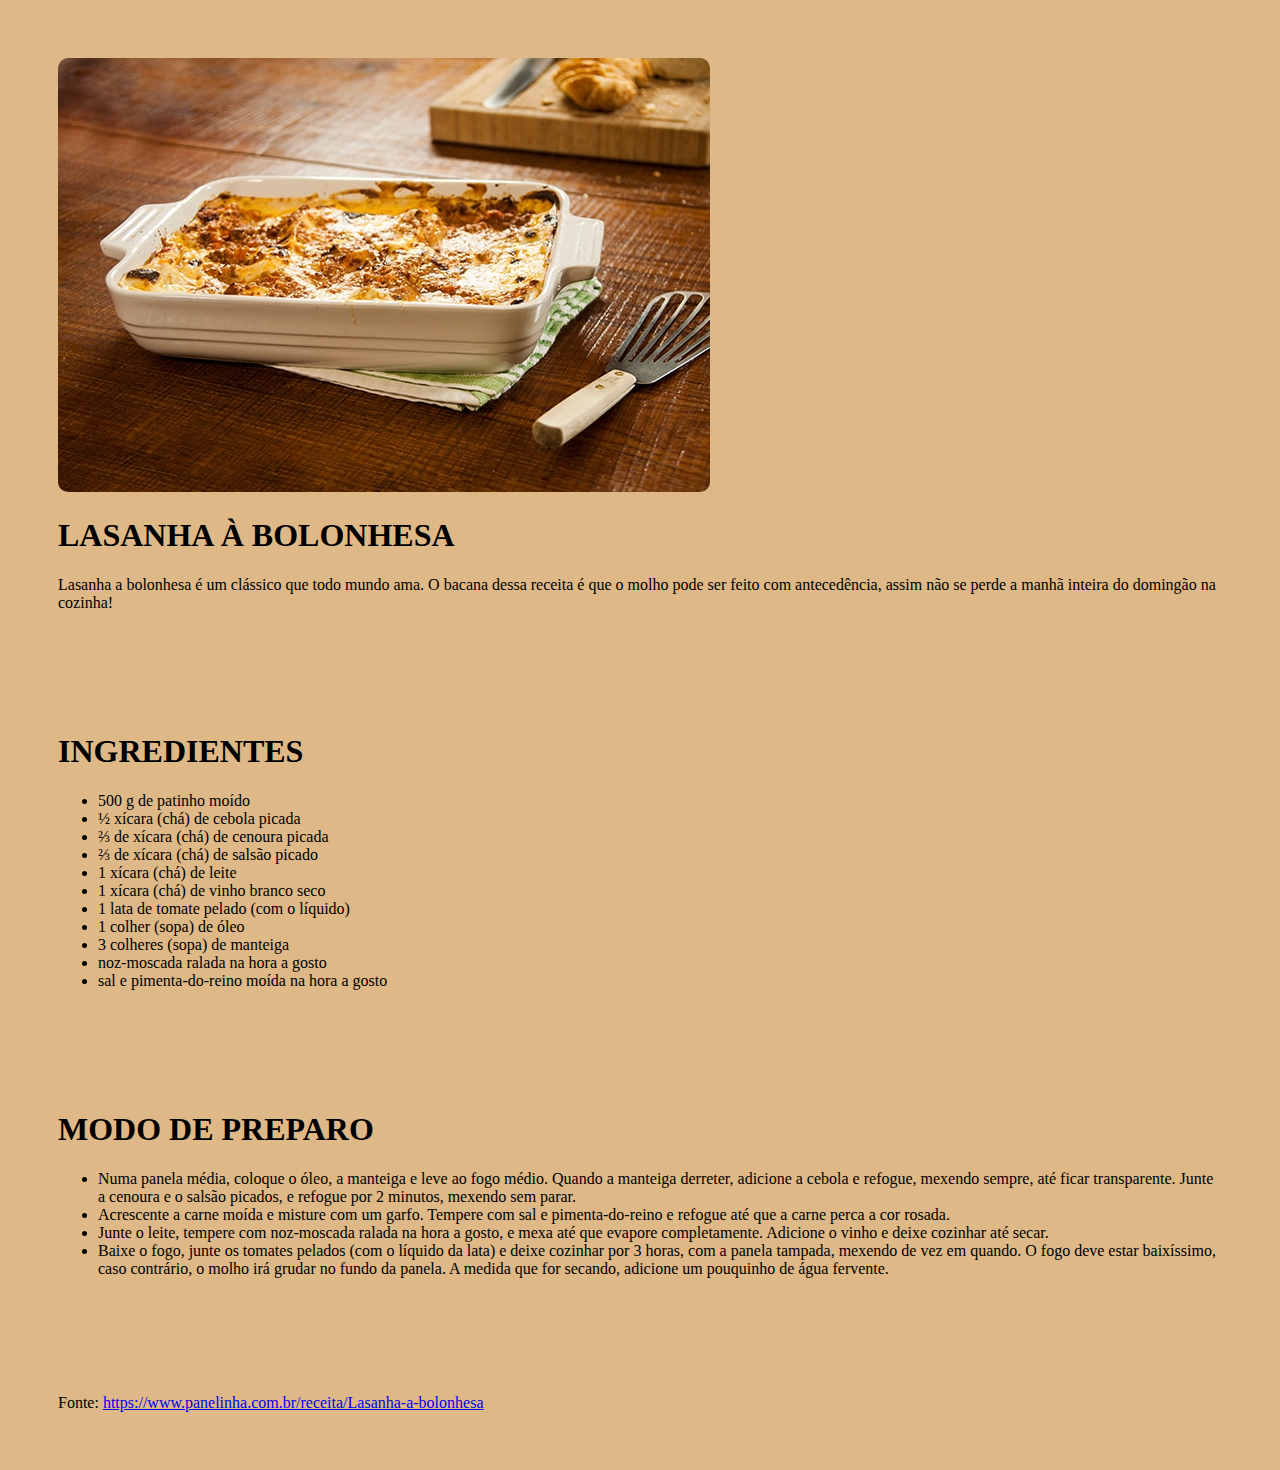
<file: Módulo1/Front-end/front-integral-introducao-css-master/classe-01/index.html>
<!DOCTYPE html>
<html>

  <head>
    <meta charset="UTF-8">
    <meta name="viewport" content="width=device-width, initial-scale=1.0">
    <title>Receita de Lasanha</title>
    <link rel="stylesheet" href="style.css">
  </head>

  <body>
    <header>
      <img src="imagens/lasanha.jpg" alt="Lasanha">
      <h1>LASANHA À BOLONHESA</h1>
      <p>
        Lasanha a bolonhesa é um clássico que todo mundo ama. O bacana dessa receita é que o molho pode ser feito com antecedência, assim não se perde a manhã inteira do domingão na cozinha!
      </p>
    </header>
    <section>
      <h1>INGREDIENTES</h1>
      <ul>
        <li>500 g de patinho moído</li>
        <li>½ xícara (chá) de cebola picada</li>
        <li>⅔ de xícara (chá) de cenoura picada</li>
        <li>⅔ de xícara (chá) de salsão picado</li>
        <li>1 xícara (chá) de leite</li>
        <li>1 xícara (chá) de vinho branco seco</li>
        <li>1 lata de tomate pelado (com o líquido)</li>
        <li>1 colher (sopa) de óleo</li>
        <li>3 colheres (sopa) de manteiga</li>
        <li>noz-moscada ralada na hora a gosto</li>
        <li>sal e pimenta-do-reino moída na hora a gosto</li>
      </ul>
    </section>
    <section>
      <h1>MODO DE PREPARO</h1>
      <ul>
        <li>
          Numa panela média, coloque o óleo, a manteiga e leve ao fogo médio. Quando a manteiga derreter, adicione a cebola e refogue, mexendo sempre, até ficar transparente. Junte a cenoura e o salsão picados, e refogue por 2 minutos, mexendo sem parar.
        </li>
        <li>
          Acrescente a carne moída e misture com um garfo. Tempere com sal e pimenta-do-reino e refogue até que a carne perca a cor rosada.
        </li>
        <li>
          Junte o leite, tempere com noz-moscada ralada na hora a gosto, e mexa até que evapore completamente. Adicione o vinho e deixe cozinhar até secar.
        </li>
        <li>
          Baixe o fogo, junte os tomates pelados (com o líquido da lata) e deixe cozinhar por 3 horas, com a panela tampada, mexendo de vez em quando. O fogo deve estar baixíssimo, caso contrário, o molho irá grudar no fundo da panela. A medida que for secando, adicione um pouquinho de água fervente.
        </li>
      </ul>
    </section>
    <footer>
      Fonte: <a href="https://www.panelinha.com.br/receita/Lasanha-a-bolonhesa">https://www.panelinha.com.br/receita/Lasanha-a-bolonhesa</a>
    </footer>
  </body>

</html>
</file>
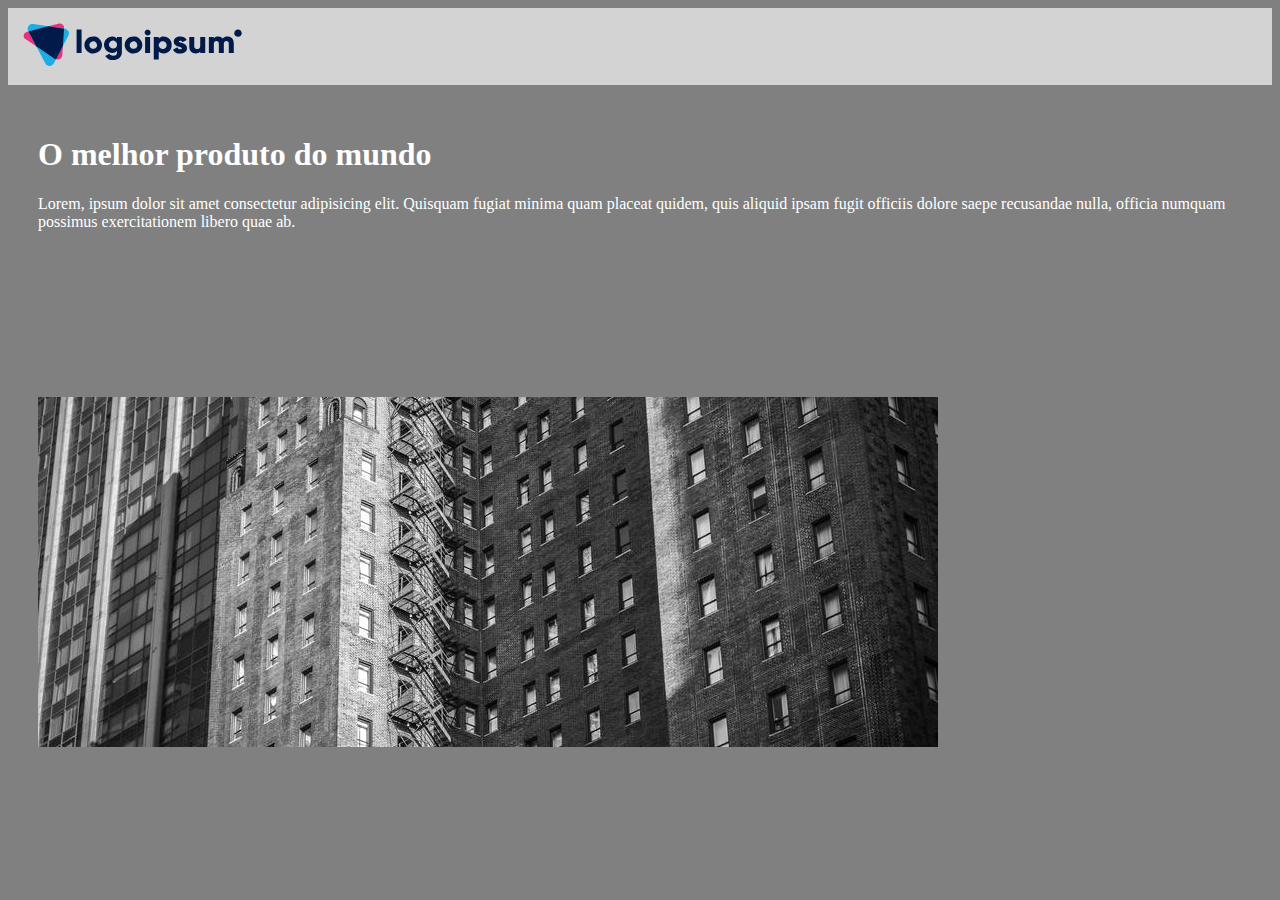
<file: Módulo1/Front-end/front-integral-introducao-css-master/classe-02/index.html>
<!DOCTYPE html>
<html lang="pt">

<head>
    <meta charset="UTF-8">
    <meta name="viewport" content="width=device-width, initial-scale=1.0">
    <title>Lorem Ipsum</title>
    <link rel="stylesheet" href="style.css">
</head>

<body>
    <header>
        <img src="imagens/logo.svg" alt="logo.svg">
    </header>
    <section>
        <h1>O melhor produto do mundo</h1>
        <p>Lorem, ipsum dolor sit amet consectetur adipisicing elit. Quisquam fugiat minima quam placeat quidem,
            quis
            aliquid ipsam fugit officiis dolore saepe recusandae nulla, officia numquam possimus exercitationem libero
            quae ab.</p>
        <img src="imagens/produto.jpg" alt="produto.jpg">
    </section>


</body>

</html>
</file>
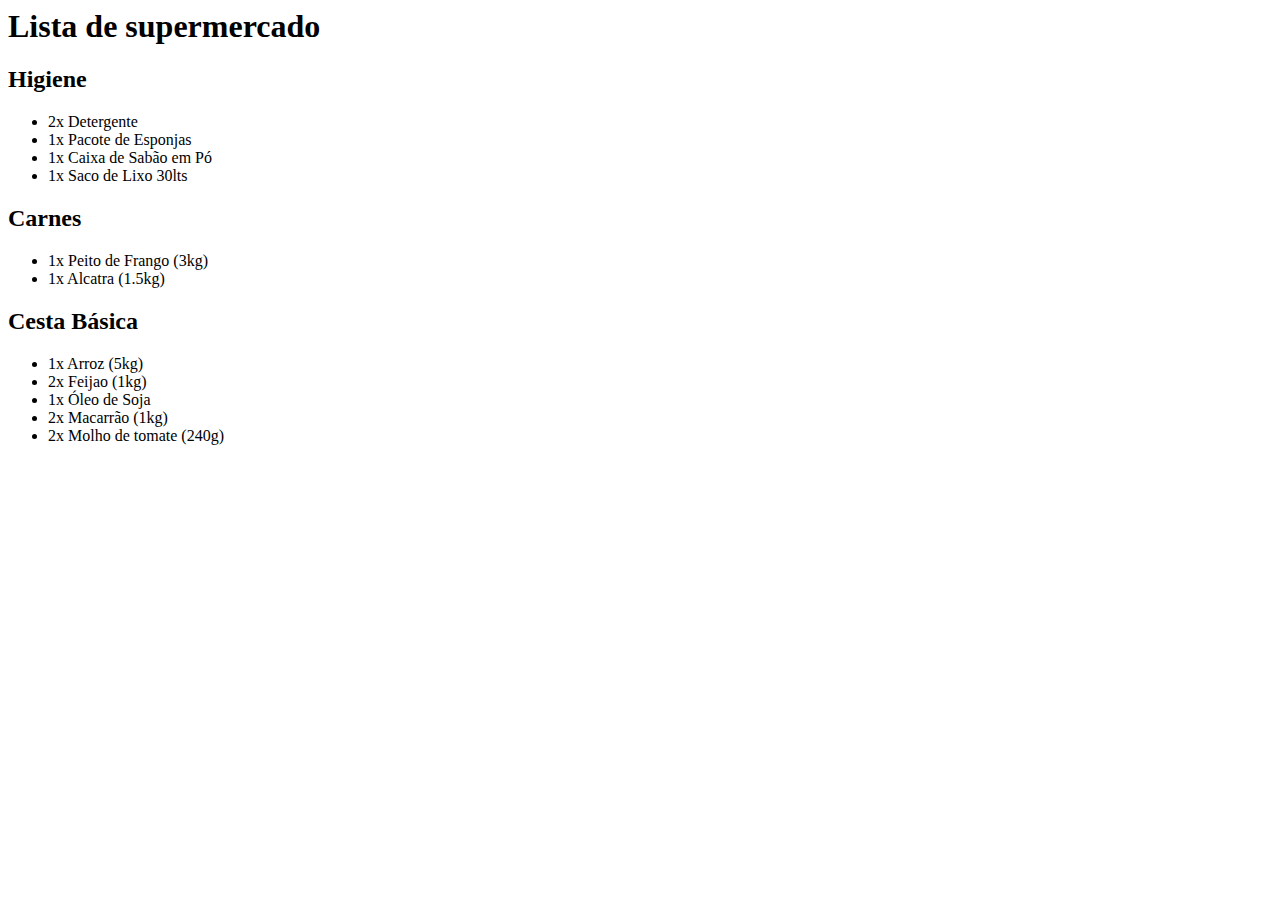
<file: Módulo1/Front-end/front-integral-introducao-front-master/classe-01/index.html>
<html>

<head>
</head>

<body>
    <h1>Lista de supermercado</h1>

    <h2>Higiene</h2>
    <ul>
        <li>2x Detergente</li>
        <li>1x Pacote de Esponjas</li>
        <li>1x Caixa de Sabão em Pó</li>
        <li>1x Saco de Lixo 30lts</li>
    </ul>


    <h2>Carnes</h2>
    <ul>
        <li>1x Peito de Frango (3kg)</li>
        <li>1x Alcatra (1.5kg)</li>
    </ul>


    <h2>Cesta Básica</h2>
    <ul>
        <li>1x Arroz (5kg)</li>
        <li>2x Feijao (1kg)</li>
        <li>1x Óleo de Soja</li>
        <li>2x Macarrão (1kg)</li>
        <li>2x Molho de tomate (240g)</li>
    </ul>

</body>

</html>
</file>
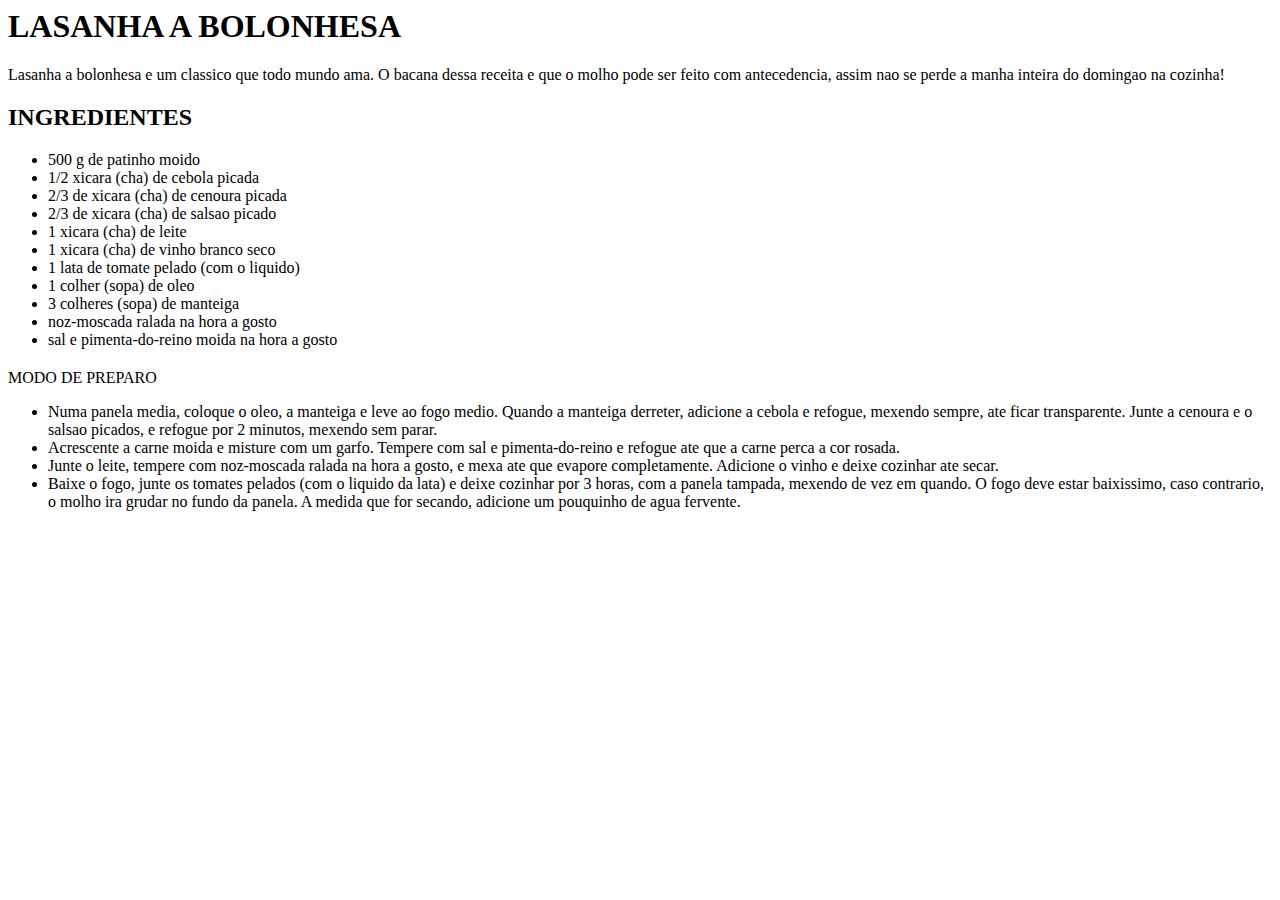
<file: Módulo1/Front-end/front-integral-introducao-front-master/classe-02/index.html>
<html>

<head>
</head>

<body>
    <h1>LASANHA A BOLONHESA</h1>

    <p>Lasanha a bolonhesa e um classico que todo mundo ama. O bacana dessa receita e que o molho pode ser feito com
        antecedencia, assim nao se perde a manha inteira do domingao na cozinha!
    </p>

    <h2>INGREDIENTES</h2>
    <ul>
        <li>500 g de patinho moido</li>
        <li>1/2 xicara (cha) de cebola picada</li>
        <li>2/3 de xicara (cha) de cenoura picada</li>
        <li>2/3 de xicara (cha) de salsao picado</li>
        <li>1 xicara (cha) de leite</li>
        <li>1 xicara (cha) de vinho branco seco</li>
        <li>1 lata de tomate pelado (com o liquido)</li>
        <li>1 colher (sopa) de oleo</li>
        <li>3 colheres (sopa) de manteiga</li>
        <li>noz-moscada ralada na hora a gosto</li>
        <li>sal e pimenta-do-reino moida na hora a gosto</li>
    </ul>

    <h2></h2>MODO DE PREPARO
    <ul>
        <li>Numa panela media, coloque o oleo, a manteiga e leve ao fogo medio. Quando a manteiga derreter, adicione a
            cebola e
            refogue, mexendo sempre, ate ficar transparente. Junte a cenoura e o salsao picados, e refogue por 2
            minutos, mexendo
            sem parar.</li>
        <li>Acrescente a carne moida e misture com um garfo. Tempere com sal e pimenta-do-reino e refogue ate que a
            carne perca a
            cor rosada.</li>

        <li>Junte o leite, tempere com noz-moscada ralada na hora a gosto, e mexa ate que evapore completamente.
            Adicione o vinho e
            deixe cozinhar ate secar.</li>

        <li>Baixe o fogo, junte os tomates pelados (com o liquido da lata) e deixe cozinhar por 3 horas, com a panela
            tampada,
            mexendo de vez em quando. O fogo deve estar baixissimo, caso contrario, o molho ira grudar no fundo da
            panela. A medida
            que for secando, adicione um pouquinho de agua fervente.</li>
    </ul>

</body>

</html>
</file>
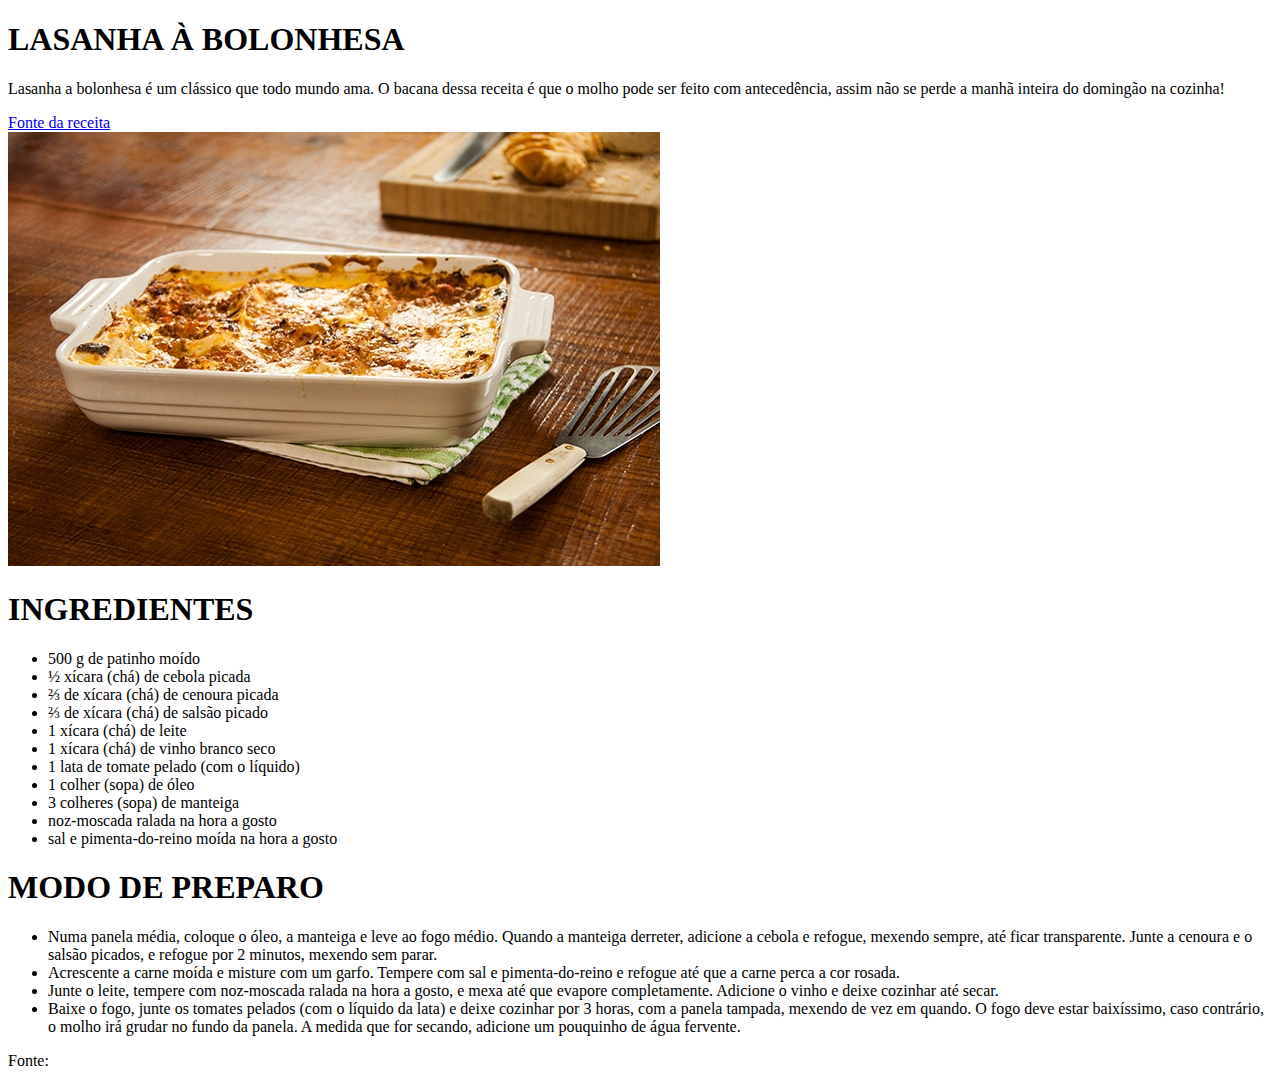
<file: Módulo1/Front-end/front-integral-mais-elementos-master/classe-01/index.html>
<!DOCTYPE html>
<html>

<head>
  <meta charset="utf-8">
  <meta name="viewport" content="width=device-width, initial-scale=1.0">
  <title>Lasanha</title>
</head>

<body>
  <header>
    <h1>LASANHA À BOLONHESA</h1>
    <p>
      Lasanha a bolonhesa é um clássico que todo mundo ama. O bacana dessa receita é que o molho pode ser feito com
      antecedência, assim não se perde a manhã inteira do domingão na cozinha!
    </p>
    <a href="https://www.panelinha.com.br/receita/Lasanha-a-bolonhesa">Fonte da receita</a>
  </header>
  <section>
    <img src="imagens/lasanha.jpg" alt="lasanha">
    <h1>INGREDIENTES</h1>
    <ul>
      <li>500 g de patinho moído</li>
      <li>½ xícara (chá) de cebola picada</li>
      <li>⅔ de xícara (chá) de cenoura picada</li>
      <li>⅔ de xícara (chá) de salsão picado</li>
      <li>1 xícara (chá) de leite</li>
      <li>1 xícara (chá) de vinho branco seco</li>
      <li>1 lata de tomate pelado (com o líquido)</li>
      <li>1 colher (sopa) de óleo</li>
      <li>3 colheres (sopa) de manteiga</li>
      <li>noz-moscada ralada na hora a gosto</li>
      <li>sal e pimenta-do-reino moída na hora a gosto</li>
    </ul>
  </section>
  <section>
    <h1>MODO DE PREPARO</h1>
    <ul>
      <li>
        Numa panela média, coloque o óleo, a manteiga e leve ao fogo médio. Quando a manteiga derreter, adicione a
        cebola e refogue, mexendo sempre, até ficar transparente. Junte a cenoura e o salsão picados, e refogue por 2
        minutos, mexendo sem parar.
      </li>
      <li>
        Acrescente a carne moída e misture com um garfo. Tempere com sal e pimenta-do-reino e refogue até que a carne
        perca a cor rosada.
      </li>
      <li>
        Junte o leite, tempere com noz-moscada ralada na hora a gosto, e mexa até que evapore completamente. Adicione o
        vinho e deixe cozinhar até secar.
      </li>
      <li>
        Baixe o fogo, junte os tomates pelados (com o líquido da lata) e deixe cozinhar por 3 horas, com a panela
        tampada, mexendo de vez em quando. O fogo deve estar baixíssimo, caso contrário, o molho irá grudar no fundo da
        panela. A medida que for secando, adicione um pouquinho de água fervente.
      </li>
    </ul>
  </section>
  <footer>
    Fonte:
  </footer>
</body>

</html>
</file>
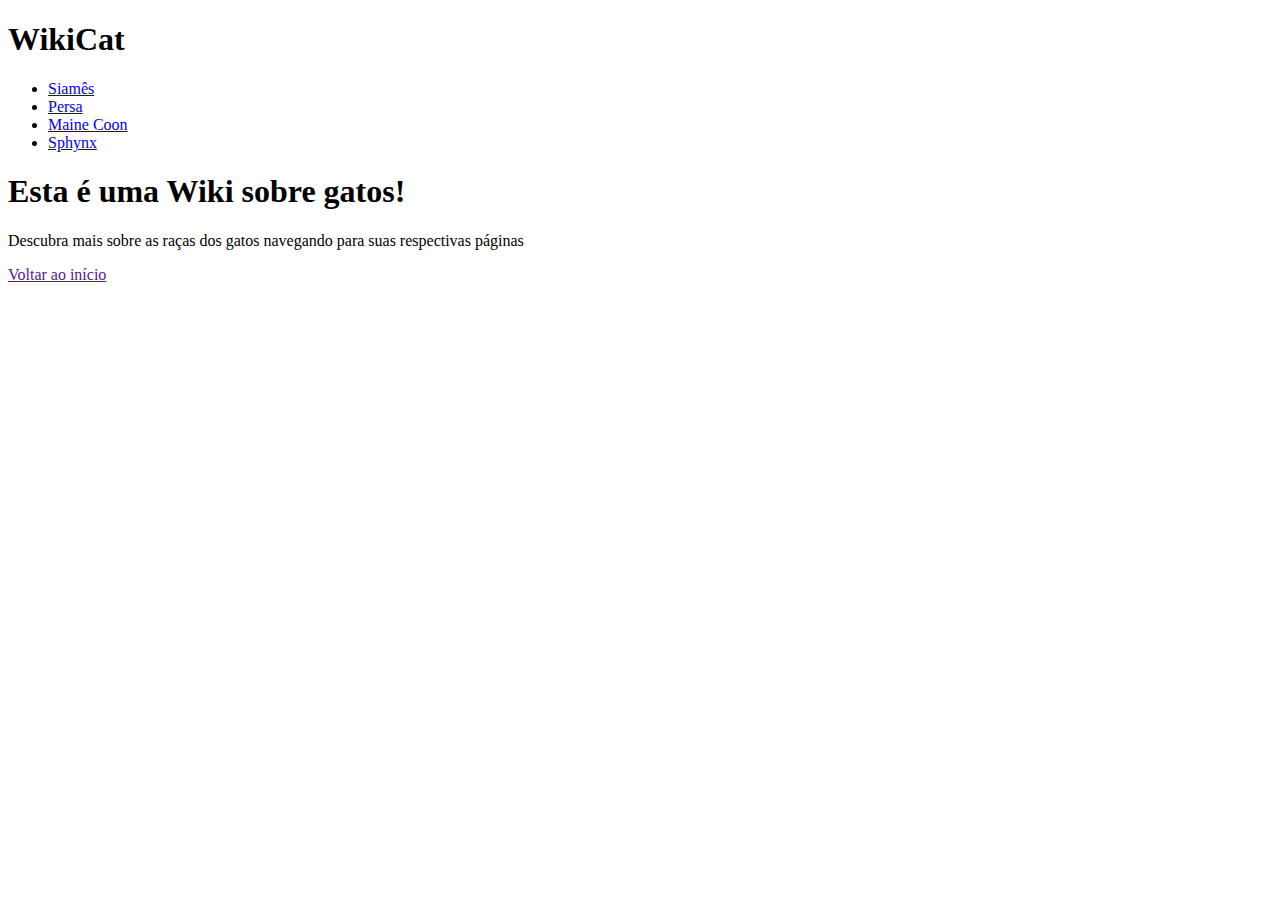
<file: Módulo1/Front-end/front-integral-mais-elementos-master/classe-02/index.html>
<!DOCTYPE html>
<html>

<head>
    <title>Gatos!</title>
    <meta charset="utf-8">
    <meta name="viewport" content="width=device-width, initial-scale=1.0">
</head>

<body>
    <header>
        <h1>WikiCat</h1>
    </header>
    <nav>
        <ul>
            <li><a href="siames.html">Siamês</a></li>
            <li><a href="persa.html">Persa</a></li>
            <li><a href="MaineCoon.html">Maine Coon</a></li>
            <li><a href="sphynx.html">Sphynx</a></li>
        </ul>
    </nav>
    <section>
        <h1>Esta é uma Wiki sobre gatos!</h1>
        <p>Descubra mais sobre as raças dos gatos navegando para suas respectivas páginas</p>
    </section>
    <footer>
        <a href="">Voltar ao início</a>
    </footer>
</body>

</html>
</file>
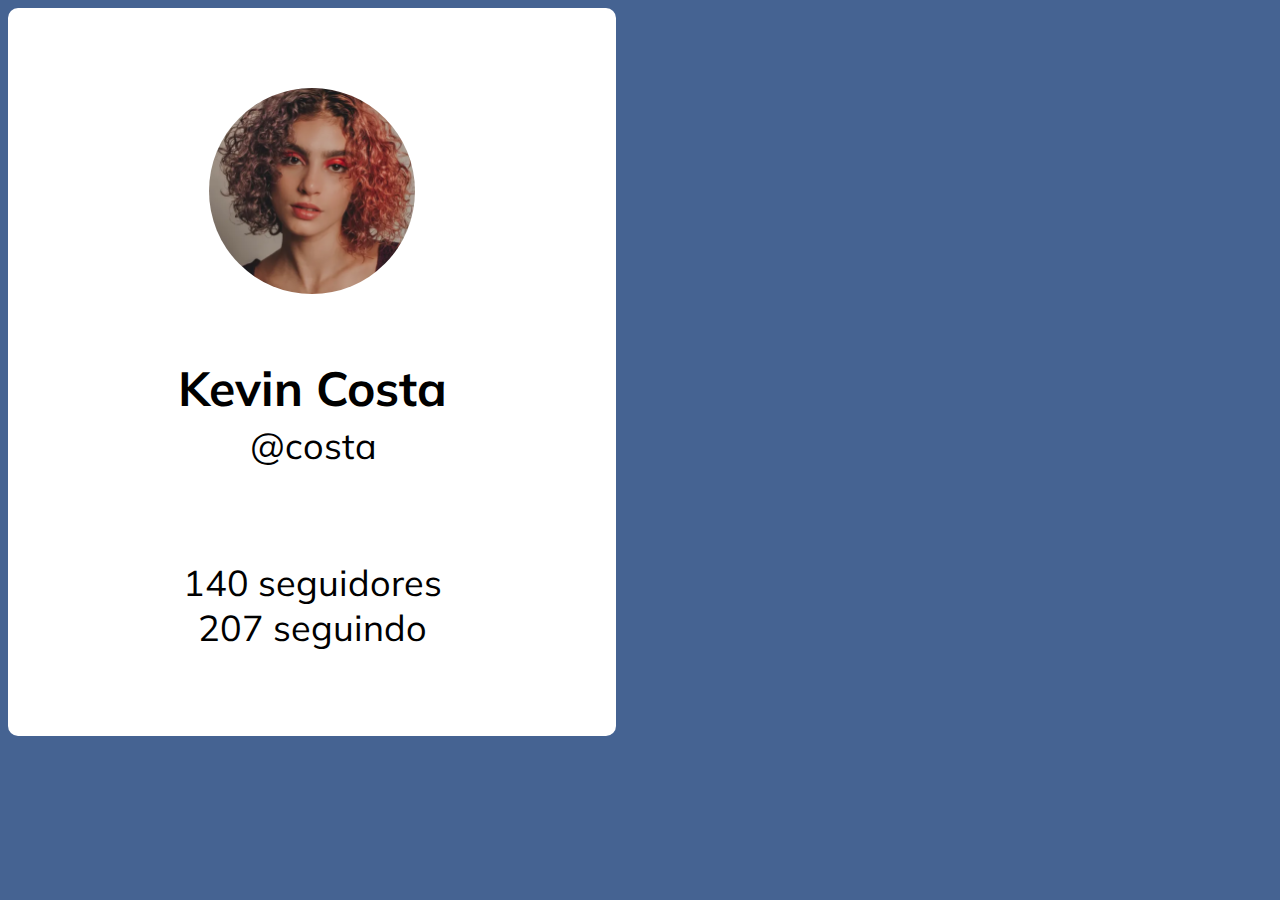
<file: Módulo1/Front-end/front-integral-mais-propriedades-master/casa-04/index.html>
<!DOCTYPE html>
<html lang="pt">

<head>
    <meta charset="UTF-8">
    <meta name="viewport" content="width=device-width, initial-scale=1.0">
    <link rel="preconnect" href="https://fonts.googleapis.com">
    <link rel="preconnect" href="https://fonts.gstatic.com" crossorigin>
    <link href="https://fonts.googleapis.com/css2?family=Mulish:wght@400;700&display=swap" rel="stylesheet">
    <link rel="stylesheet" href="Estilos.css">
    <title>Atv Casa</title>
</head>

<body>
    <div>
        <img src="assets/profile.png" alt="Fulano">
        <h1>Kevin Costa</h1>
        <h4>@costa</h4>
        <p>
            140 seguidores<br>
            207 seguindo
        </p>
    </div>
</body>

</html>
</file>
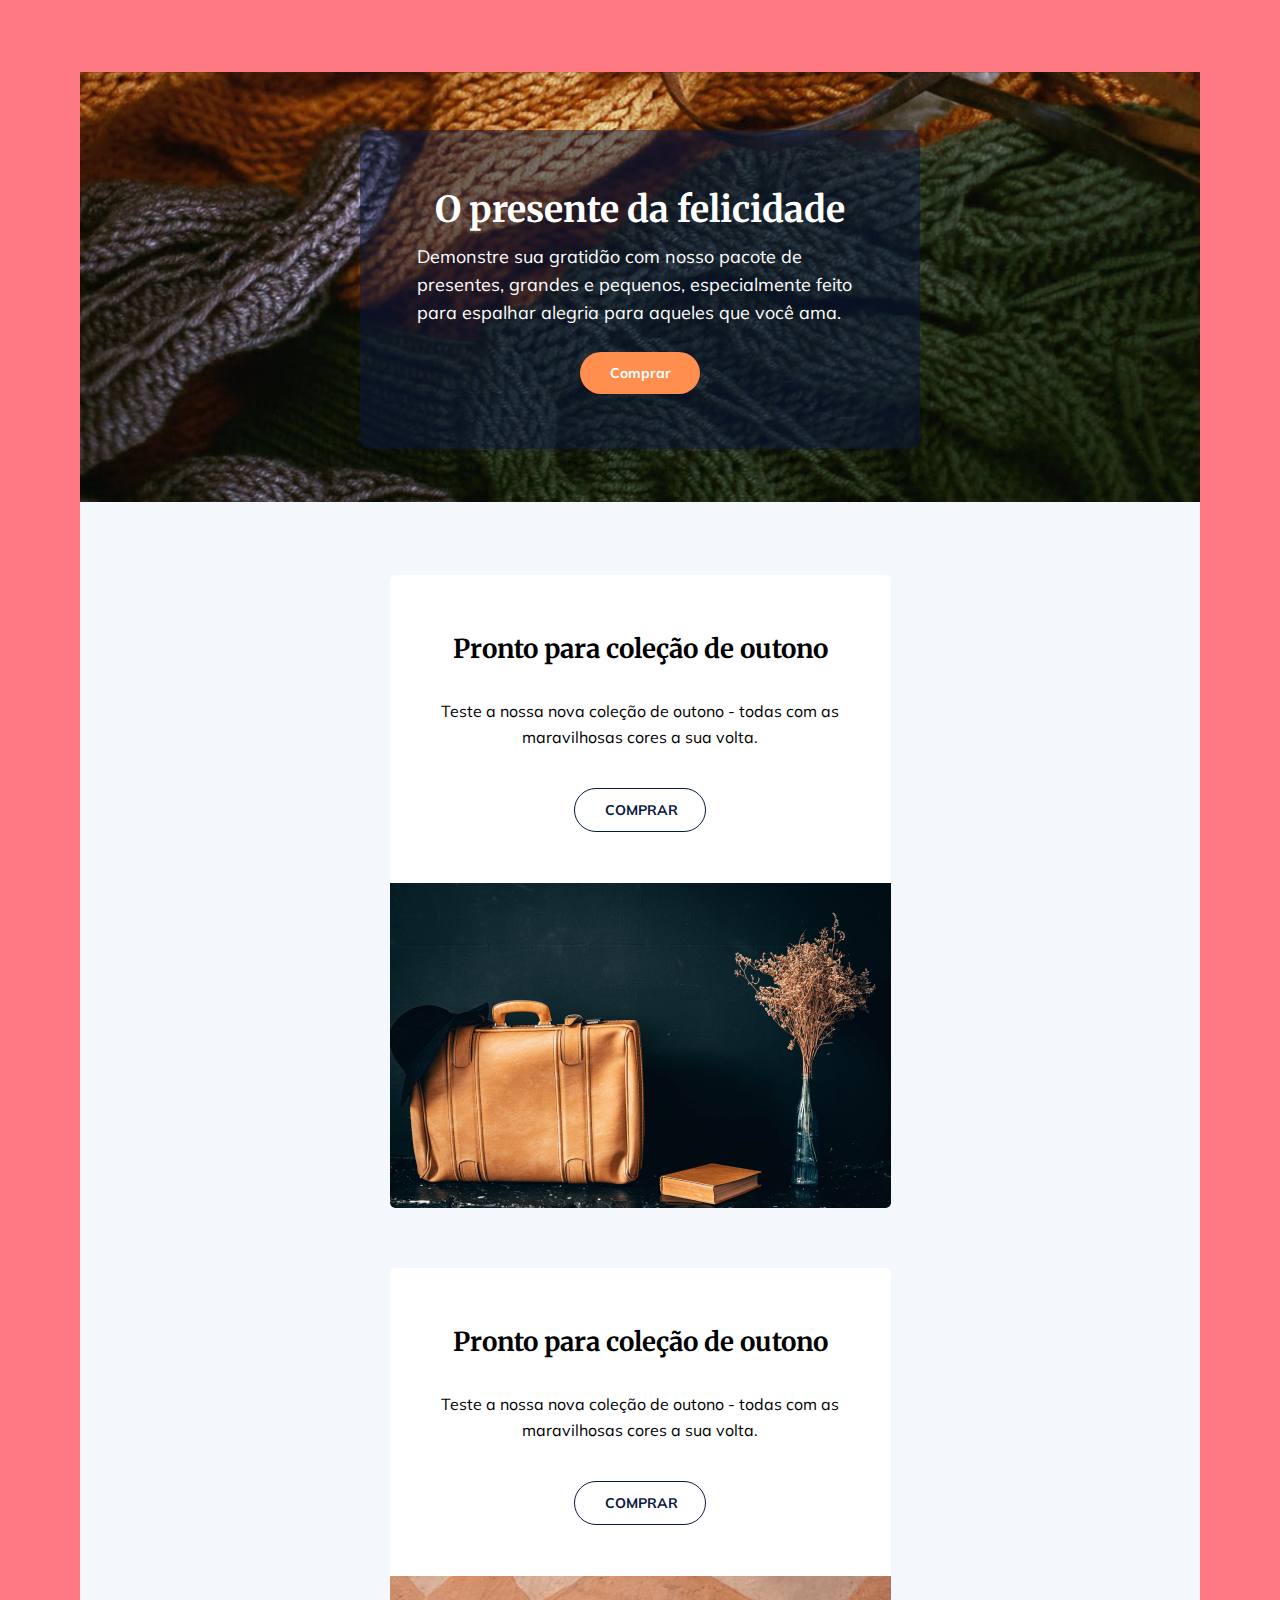
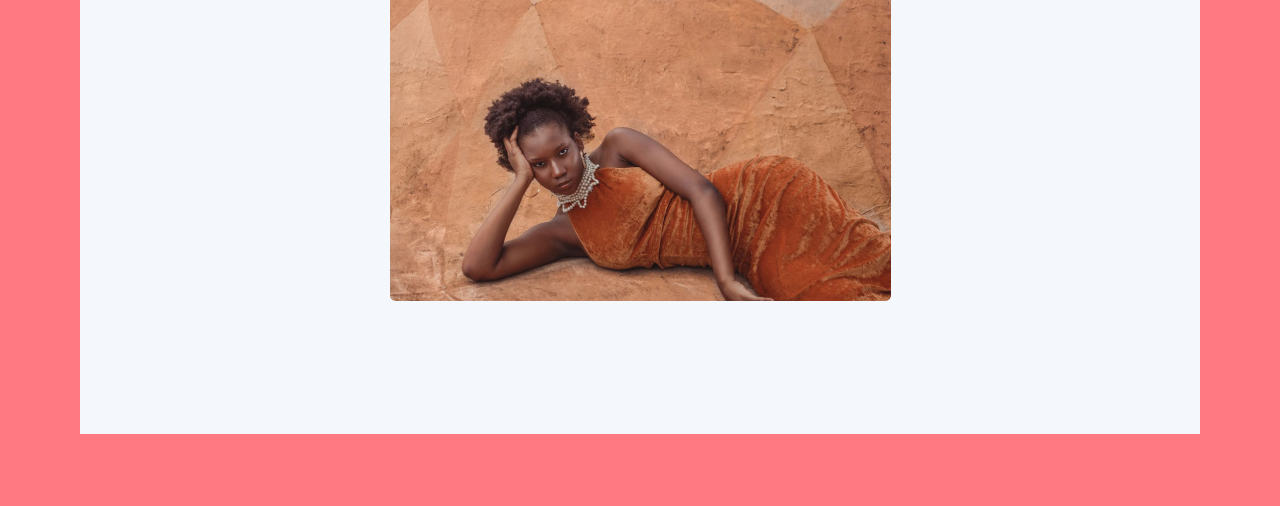
<file: Módulo1/Front-end/front-integral-mais-propriedades-master/casa-05/index.html>
<!DOCTYPE html>
<html lang="pt">

<head>
    <meta charset="UTF-8">
    <meta name="viewport" content="width=device-width, initial-scale=1.0">
    <title>Document</title>
    <link rel="stylesheet" href="estilos.css">
</head>

<body>
    <div class="container">
        <header>
            <div class="card-blue">
                <h2>O presente da felicidade</h2>
                <p>Demonstre sua gratidão com nosso pacote de presentes, grandes e pequenos, especialmente feito para
                    espalhar alegria para aqueles que você ama.</p>
                <a href="#">Comprar</a>
            </div>
        </header>
        <section>
            <article>
                <div class="card-white">
                    <h3>Pronto para coleção de outono</h3>
                    <p>Teste a nossa nova coleção de outono - todas com as maravilhosas cores a sua volta.</p>
                    <a href="#">Comprar</a>
                </div>
                <img src="assets/model.png">
            </article>
            <article>
                <div class="card-white">
                    <h3>Pronto para coleção de outono</h3>
                    <p>Teste a nossa nova coleção de outono - todas com as maravilhosas cores a sua volta.</p>
                    <a href="#">Comprar</a>
                </div>
                <img src="assets/products.png">
            </article>
        </section>
    </div>
</body>

</html>
</file>
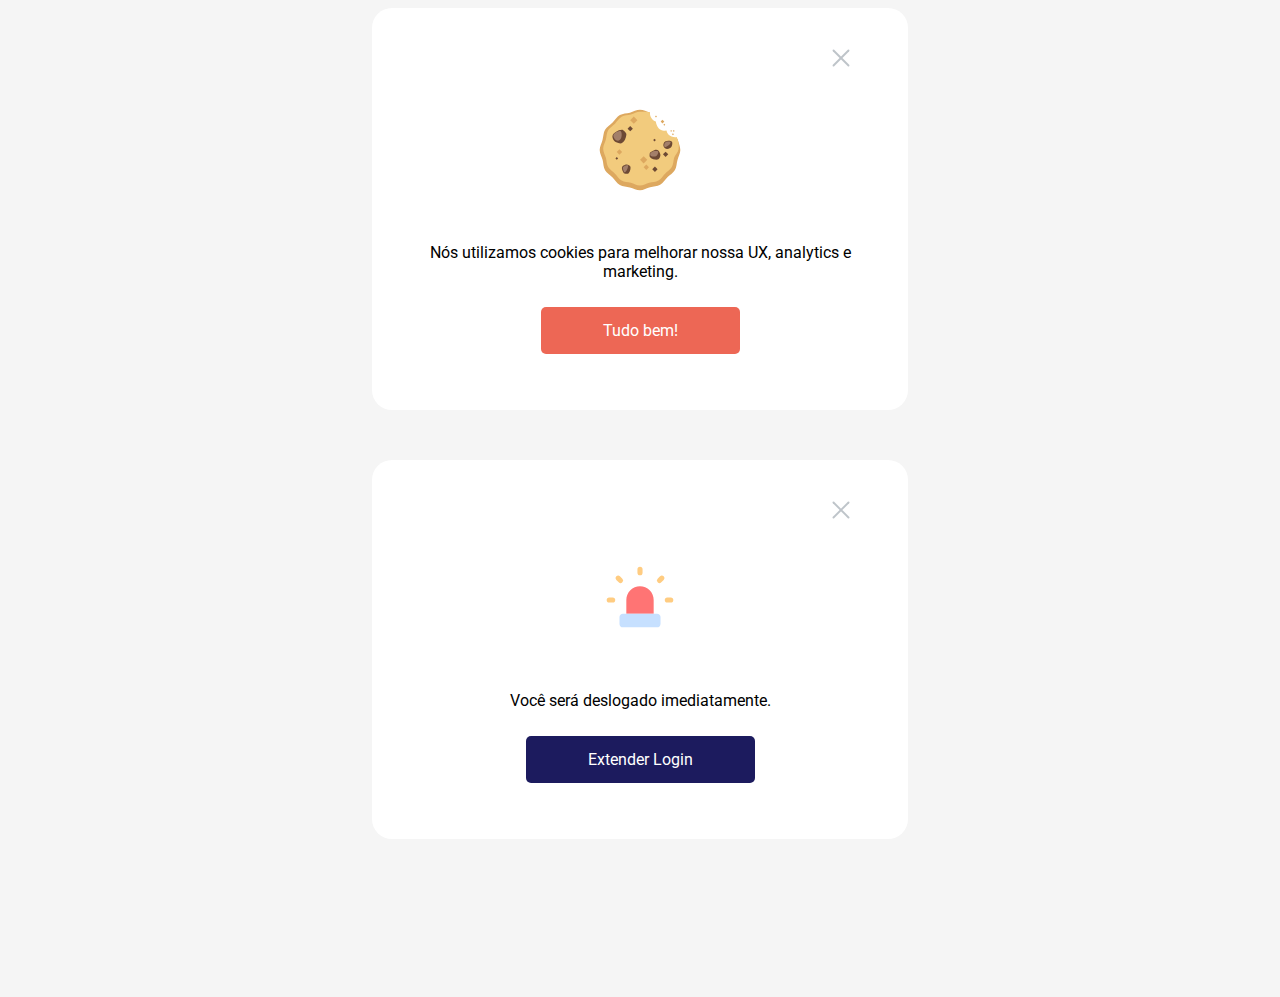
<file: Módulo1/Front-end/front-integral-mais-propriedades-master/classe-01/index.html>
<!DOCTYPE html>
<html lang="pt">

<head>
    <meta charset="UTF-8">
    <meta name="viewport" content="width=device-width, initial-scale=1.0">
    <link rel="preconnect" href="https://fonts.googleapis.com">
    <link rel="preconnect" href="https://fonts.gstatic.com" crossorigin>
    <link
        href="https://fonts.googleapis.com/css2?family=Roboto&family=Source+Serif+4:ital,wght@0,200;0,500;0,900;1,200;1,500&display=swap"
        rel="stylesheet">
    <link rel="stylesheet" href="Estilo.css">
    <title>Atv Classe</title>
</head>

<body>

</body>
<div class="card">
    <div class="btn-fechar">
        <img src="assets/close.svg" alt="fechar">
    </div>
    <img src="assets/cookie.svg" alt="cookie">
    <p>
        Nós utilizamos cookies para melhorar nossa UX, analytics e marketing.
    </p>
    <a class="btn btn-vermelho" href="#">Tudo bem!</a>
</div>
<div class="card">
    <div class="btn-fechar">
        <img src="assets/close.svg" alt="fechar">
    </div>
    <img src="assets/alert.svg" alt="alerta">
    <p>
        Você será deslogado imediatamente.
    </p>
    <a class="btn btn-azul" href="#">Extender Login</a>
</div>

</html>
</file>
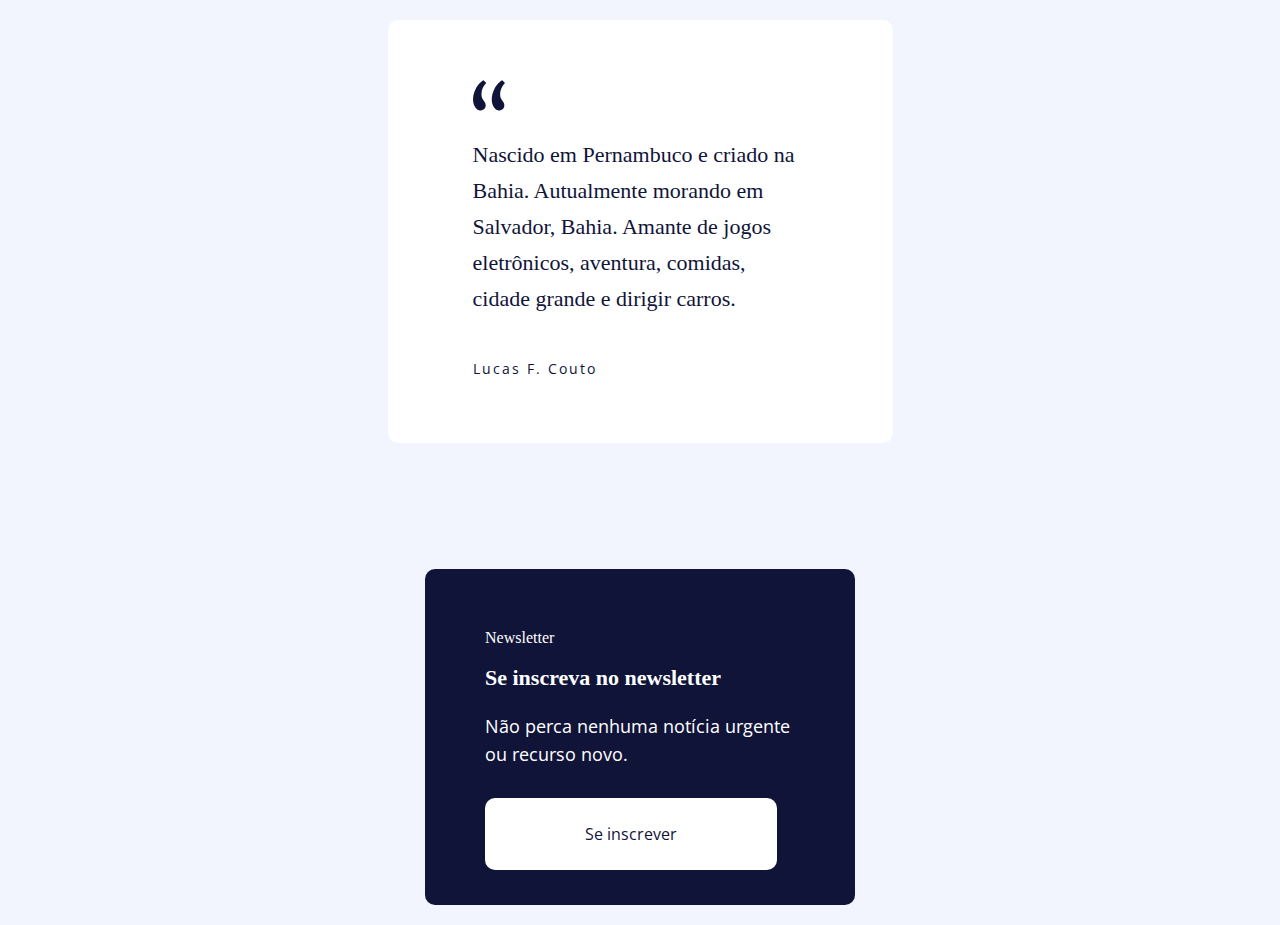
<file: Módulo1/Front-end/front-integral-mais-propriedades-master/classe-02/assets/index.html>
<!DOCTYPE html>
<html lang="pt">

<head>
    <meta charset="UTF-8">
    <meta name="viewport" content="width=device-width, initial-scale=1.0">
    <link rel="preconnect" href="https://fonts.googleapis.com">
    <link rel="preconnect" href="https://fonts.gstatic.com" crossorigin>
    <link
        href="https://fonts.googleapis.com/css2?family=Merriweather:wght@400;900&family=Open+Sans:wght@400;700&display=swap"
        rel="stylesheet">
    <link rel="stylesheet" href="Estilos.css">
    <title>Atv Classe 2</title>
</head>

<body>
    <div class="card card-light quote">
        <img src="quote.svg" alt="aspas">
        <p>
            Nascido em Pernambuco e criado na Bahia. Autualmente morando em Salvador, Bahia. Amante de jogos
            eletrônicos, aventura, comidas, cidade grande e dirigir carros.
        </p>
        <span>Lucas F. Couto</span>
    </div>

    <div class="card card-dark alert">
        <span>Newsletter</span>
        <h1>Se inscreva no newsletter</h1>
        <p>Não perca nenhuma notícia urgente ou recurso novo.</p>
        <a href="#">Se inscrever</a>
    </div>
</body>

</html>
</file>
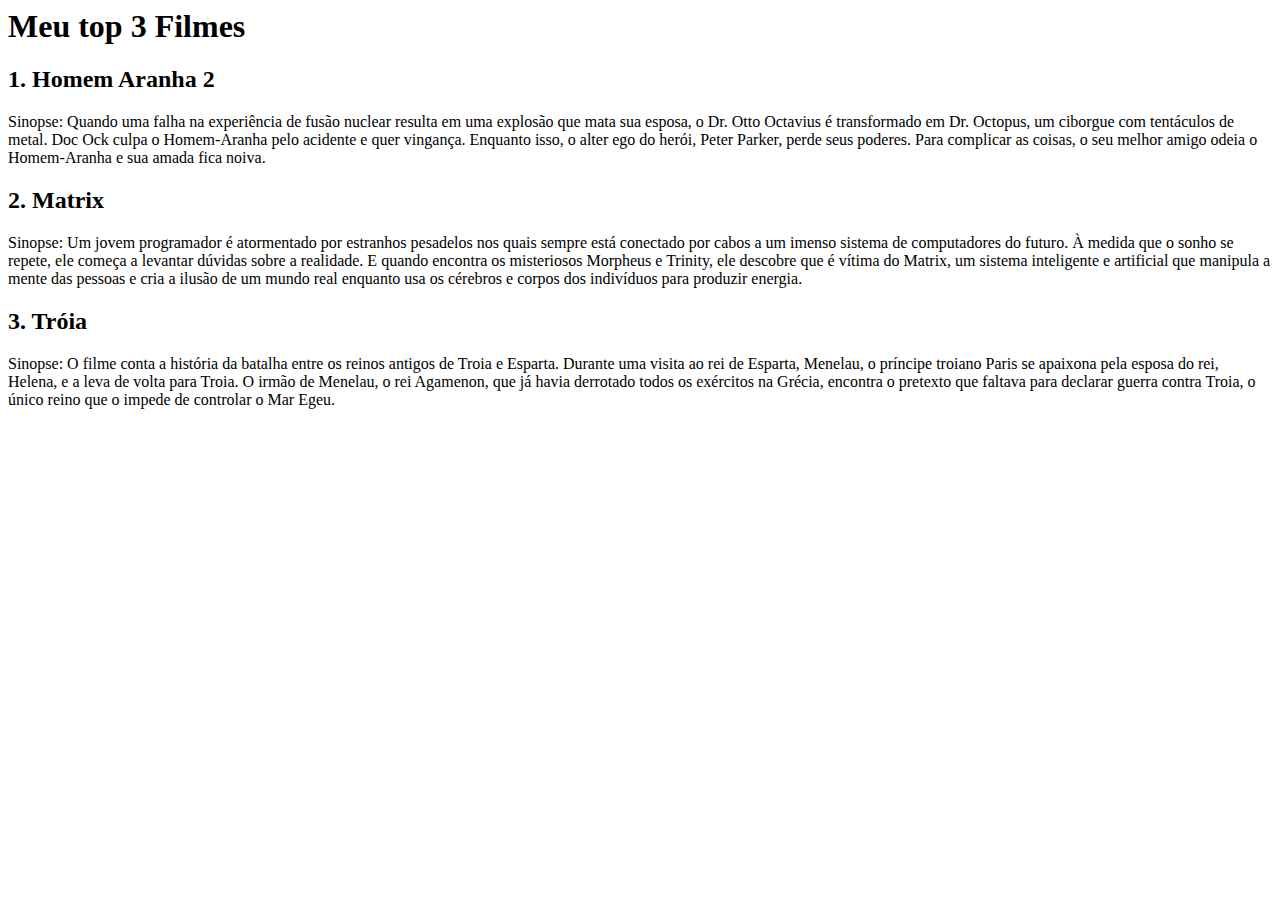
<file: Módulo1/Front-end/front-integral-introducao-front-master/classe-03/MeusFilmes.html>
<html>

<head>
</head>

<body>
    <h1>Meu top 3 Filmes</h1>
    <h2>1. Homem Aranha 2</h2>
    <p>Sinopse: Quando uma falha na experiência de fusão nuclear resulta em uma explosão que mata sua esposa, o Dr. Otto
        Octavius é transformado em Dr. Octopus, um ciborgue com tentáculos de metal. Doc Ock culpa o Homem-Aranha pelo
        acidente e quer vingança. Enquanto isso, o alter ego do herói, Peter Parker, perde seus poderes. Para complicar
        as coisas, o seu melhor amigo odeia o Homem-Aranha e sua amada fica noiva.</p>
    <h2>2. Matrix</h2>
    <p>Sinopse: Um jovem programador é atormentado por estranhos pesadelos nos quais sempre está conectado por cabos a
        um imenso sistema de computadores do futuro. À medida que o sonho se repete, ele começa a levantar dúvidas sobre
        a realidade. E quando encontra os misteriosos Morpheus e Trinity, ele descobre que é vítima do Matrix, um
        sistema inteligente e artificial que manipula a mente das pessoas e cria a ilusão de um mundo real enquanto usa
        os cérebros e corpos dos indivíduos para produzir energia.</p>
    <h2>3. Tróia</h2>
    <p>Sinopse: O filme conta a história da batalha entre os reinos antigos de Troia e Esparta. Durante uma visita ao
        rei de Esparta, Menelau, o príncipe troiano Paris se apaixona pela esposa do rei, Helena, e a leva de volta para
        Troia. O irmão de Menelau, o rei Agamenon, que já havia derrotado todos os exércitos na Grécia, encontra o
        pretexto que faltava para declarar guerra contra Troia, o único reino que o impede de controlar o Mar Egeu.</p>
</body>

</html>
</file>
<file: Módulo1/Front-end/front-integral-introducao-css-master/classe-01/style.css>
* {
    background-color: burlywood;
}
body {
    padding: 50px;
}

img {
    border-radius: 10px;
}

p {
    padding-bottom: 100px;
}

ul { 
    padding-bottom: 100px;
}
</file>
<file: Módulo1/Front-end/front-integral-introducao-css-master/classe-02/style.css>
body {
    background-color: gray;
    padding: 0px;
}

header {
    padding: 15px;
    background-color: lightgray;
}

section {
    color: white;
    padding: 30px;
}

p {
    padding-bottom: 150px;
}
</file>
<file: Módulo1/Front-end/front-integral-mais-propriedades-master/casa-04/Estilos.css>
body {
    background-color: #456392;
}

div {
    width: 608px;
    height: 728px;
    left: 496px;
    top: 259px;
    border-radius: 10px;
    background: white;
    font-family: 'Mulish', sans-serif;
}

img {
    border-radius: 50%;
    width: 206.03px;
    height: 206.03px;
    left: 697px;
    top: 338.94px;
    margin-bottom: 60.03px;
    margin-top: 79.94px;
    margin-left: 201px;
    margin-right: 200.97px;
}

h1 {
    margin-bottom: 5px;
    margin-right: 162px;
    margin-left: 162px;
    text-align: center;
    font-size: 48px;
    font-weight: 700;
    margin-top: 0px;
}

h4 {
    margin-bottom: 92px;
    text-align: center;
    margin-left: 242px;
    margin-right: 242px;
    font-size: 36px;
    font-weight: 400;
    margin-top: 0px;
}

p {
    text-align: center;
    margin-top: 0px;
    font-size: 36px;
    font-weight: 400;
    margin-bottom: 90px;
}
</file>
<file: Módulo1/Front-end/front-integral-mais-propriedades-master/casa-05/estilos.css>
@import url('https://fonts.googleapis.com/css2?family=Merriweather:wght@700&display=swap');

@import url('https://fonts.googleapis.com/css2?family=Mulish&display=swap');

* {
    padding: 0;
    margin: 0;
    box-sizing: border-box;
}

body {
    background: #FF7982;
}

.container {
    margin: 72px 80px;
}

header {
    background: brown url('assets/background.png')  center bottom;
    background-size: cover;
    padding: 0.05px;
}

div.card-blue {
    background: rgba(9, 24, 63, 0.5);
    border-radius: 10px;
    width: 50%;
    margin: 58px auto 53px auto;
    filter:drop-shadow(0px, 14px, 25, rgba(9, 24, 63,0.17));
    padding: 0.05px;
    color: white;
}

div.card-blue h2 {
    font-family: Merriweather;
    font-size: 36px;
    font-style: normal;
    font-weight: 700;
    line-height: 46px;
    letter-spacing: 0em;
    text-align: center;
    margin: 57px auto 10px auto;
}

div.card-blue p {
    font-family: Mulish;
    font-size: 18px;
    font-style: normal;
    font-weight: 400;
    line-height: 28px;
    letter-spacing: 0em;
    text-align: left;
    margin: 0 57px 25px 57px;
    font-family: 'Mulish', sans-serif;
}

div.card-blue a {
    opacity: 100%;
    font-family: Mulish;
    font-size: 14px;
    font-style: normal;
    font-weight: 700;
    line-height: 24px;
    letter-spacing: 0em;
    text-align: center;
    display: block;
    margin: 0 auto 55px auto;
    padding: 9px 30px;
    border-radius: 50px;
    background: #FF8E4F;
    color: white;
    text-decoration: none;
    max-width: 120px;
}

section {
    background: #F4F8FD;
    padding: 73px;
}

.card-white {
    background: white;
    padding: 51px;
    border-radius: 5px 5px 0 0;
    width: 501px;
    margin: 0 auto;
}

article img {
    display: block;
    width: 501px;
    margin: 0 auto;
    border-radius: 0 0 5px 5px;
}

.card-white h3 {
    font-family: Merriweather;
    font-size: 26px;
    font-style: normal;
    font-weight: 700;
    line-height: 46px;
    letter-spacing: 0em;
    text-align: center;
    margin-bottom: 26px;
}

.card-white p {
    font-family: Mulish;
    font-size: 16px;
    font-style: normal;
    font-weight: 400;
    line-height: 26px;
    letter-spacing: 0em;
    text-align: center;
    margin-bottom: 38px;
}

.card-white a {
    padding: 9px 30px;
    border: 1px solid #09183F;
    border-radius: 50px;
    font-family: Mulish;
    font-size: 14px;
    font-style: normal;
    font-weight: 700;
    line-height: 24px;
    letter-spacing: 0em;
    text-align: center;
    text-transform: uppercase;
    color: #09183F;
    text-decoration: none;
    display: block;
    margin: 0 auto;
    width: 132px;
}

article {
    margin-bottom: 60px;
}
</file>
<file: Módulo1/Front-end/front-integral-mais-propriedades-master/classe-01/Estilo.css>
body {
    background-color: #F5F5F5;
    padding-bottom: 100px;
}

.card {
    background: #FFFFFF;
    border-radius: 20px;
    text-align: center;
    padding: 35px 52px 70px 52px;
    max-width: 432px;
    margin: 0 auto;
    margin-bottom: 50px;
    font-family: 'Roboto', sans-serif;
}

.btn-fechar {
    width: 30px;
    margin-left: auto;
}

img {
    margin-bottom: 30px;
}

p {
    margin-bottom: 40px;
}

.btn {text-decoration: none;
padding: 14px 62px;
border-radius: 5px;
}

.btn-vermelho {
    color: white;
    background: #ed6755;
}

.btn-azul {
    color: white;
    background: #1C1B5E;
}
</file>
<file: Módulo1/Front-end/front-integral-mais-propriedades-master/classe-02/assets/Estilos.css>
body {
    background: #f2f5fe;
}

.card {
    margin: 20px auto;
    background-color: white;
    box-sizing: border-box;
    box-shadow: 0px 15px 30px --20px #D4DCF3;
    color: #101439;
    border-radius: 10px;
}

.card-light {
    background-color: #FFF;
    color: #101439;

}

.quote {
    padding: 60px 85px;
    max-width: 505px;
    margin-bottom: 126px;
}

.alert {
    padding: 60px;
    max-width: 430px;
}

.card-dark {
    background-color: #101439;
    color: white;
}

.quote p {
    font-family: 'Marriweather', serif;
    font-size: 22px;
    line-height: 36px;
    margin-bottom: 38px;
}

.quote span, alert span {
    font-family: 'Open Sans', sans-serif;
    font-size: 14px;
    line-height: 28px;
    letter-spacing: 2px;
}

.alert h1 {
    font-family: 'Marriweather', serif;
    font-size: 22px;
    line-height: 32px;
    margin-bottom: 13x;

}

.alert p {
    font-family: 'Open Sans', sans-serif;
    font-size: 18px;
    line-height: 28px;
    margin-bottom: 55px;
}

.alert span {
    margin-bottom: 10px;
}

.alert a {
    text-decoration: none;
    font-family: 'Open Sans', sans-serif;
    background: #FFFFFF;
    border-radius: 10px;
    color: #101439;
    padding: 25px 100px;

}
</file>
